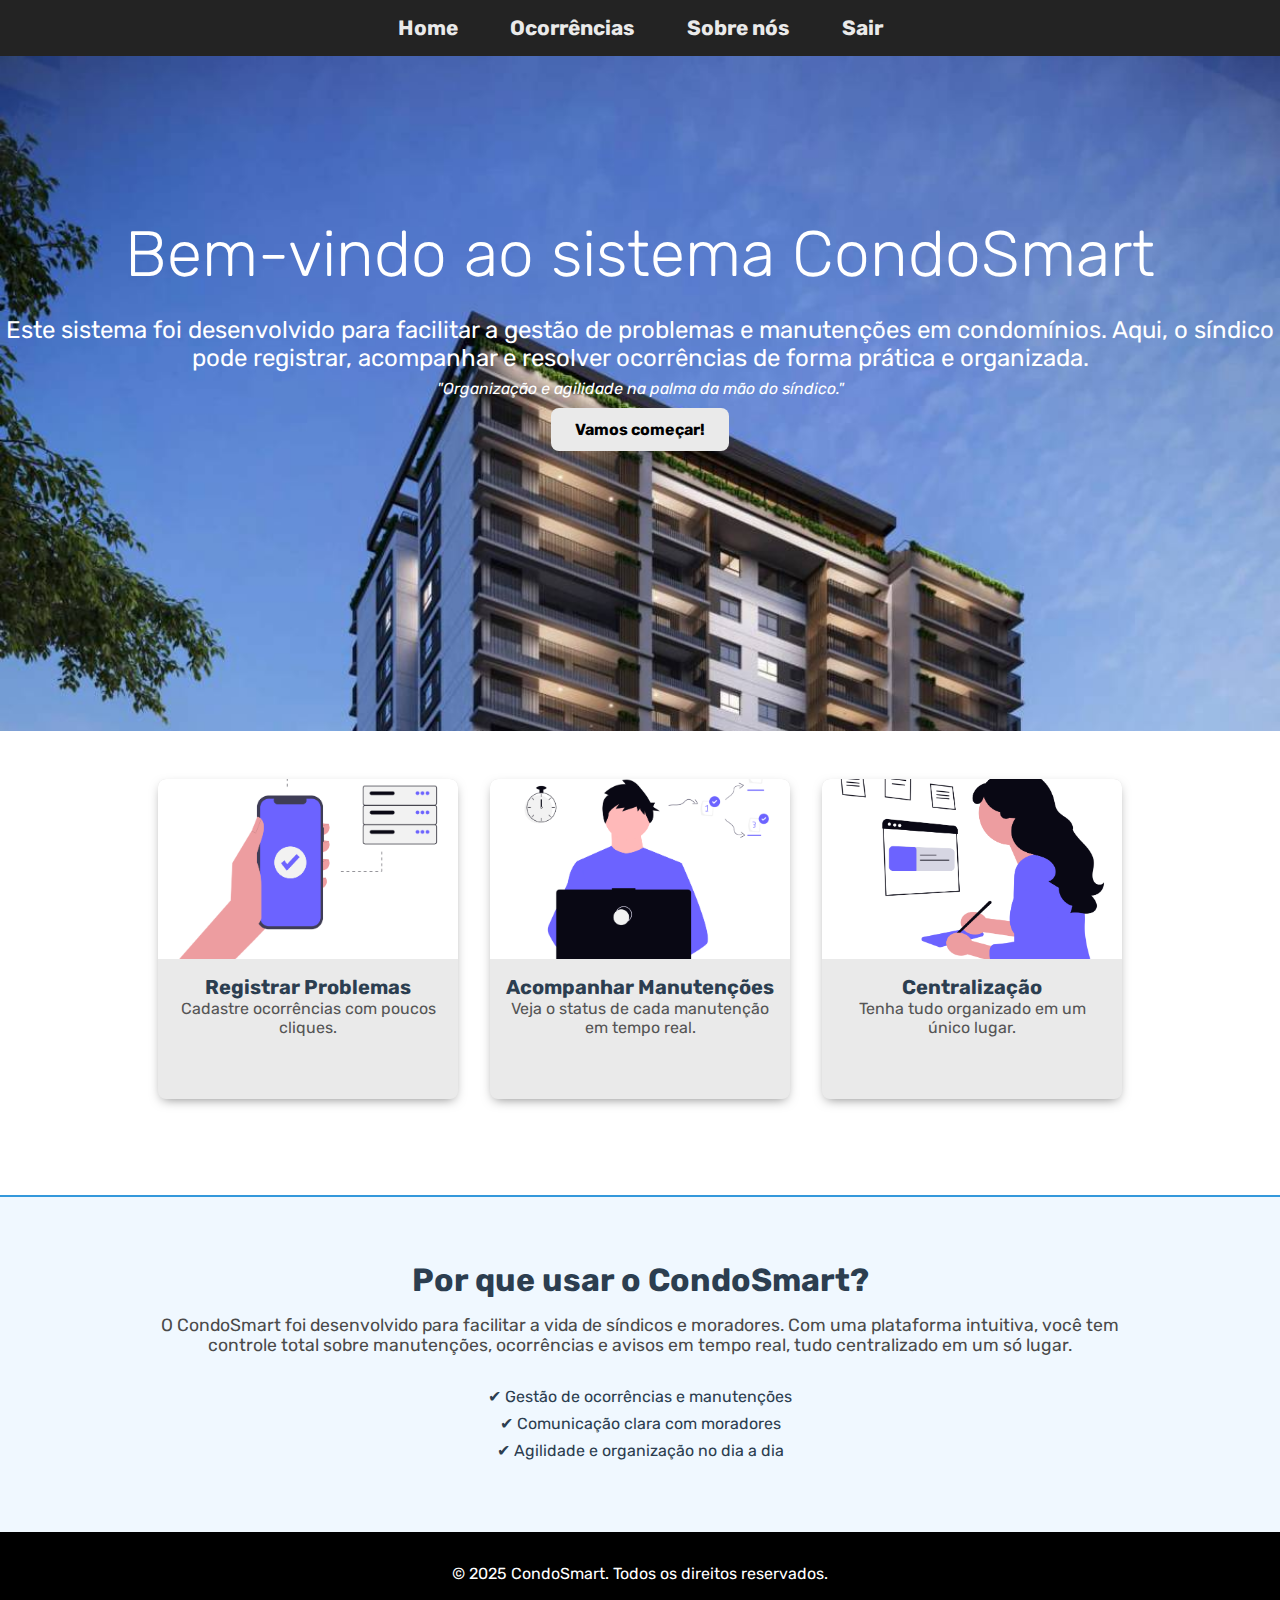
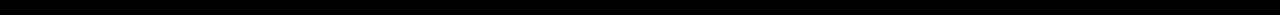
<file: CondoSmartNovo/index.html>
<!DOCTYPE html>
<html lang="en">
  <head>
    <meta charset="UTF-8" />
    <meta name="viewport" content="width=device-width, initial-scale=1.0" />
    <link rel="stylesheet" href="./style.css" />
    <link rel="preconnect" href="https://fonts.googleapis.com" />
    <link rel="preconnect" href="https://fonts.gstatic.com" crossorigin />
    <link
      href="https://fonts.googleapis.com/css2?family=Rubik:ital,wght@0,300..900;1,300..900&display=swap"
      rel="stylesheet"
    />

    <title>CondoSmart</title>
  </head>
  <body>
    <header>
      <nav>
        <ul>
          <li><a href="./index.html">Home</a></li>
          <li><a href="./ocorrencia.html">Ocorrências</a></li>
          <li><a href="./sobre.html">Sobre nós</a></li>
          <li><a href="">Sair</a></li>
        </ul>
      </nav>
    </header>
    <main>
      <section id="">
        <div class="hero">
          <h1>Bem-vindo ao sistema CondoSmart</h1>
          <p>
            Este sistema foi desenvolvido para facilitar a gestão de problemas e
            manutenções em condomínios. Aqui, o síndico pode registrar,
            acompanhar e resolver ocorrências de forma prática e organizada.
            <br />
            <i>"Organização e agilidade na palma da mão do síndico."</i>
          </p>

          <a href="./ocorrencia.html" class="cadastro-btn">Vamos começar!</a>
        </div>
      </section>
      <section class="card">
        <ul class="card-inicio">
          <li class="card-item">
            <img
              src="./img/registrar-problemas.png"
              alt="Registrar Problemas"
            />
            <h3>Registrar Problemas</h3>
            <p>Cadastre ocorrências com poucos cliques.</p>
          </li>
          <li class="card-item">
            <img src="./img/acompanhar.png" alt="Acompanhar Manutenções" />
            <h3>Acompanhar Manutenções</h3>
            <p>Veja o status de cada manutenção em tempo real.</p>
          </li>
          <li class="card-item">
            <img src="./img/centralizar.png" alt="Centralização" />
            <h3>Centralização</h3>
            <p>Tenha tudo organizado em um único lugar.</p>
          </li>
        </ul>
      </section>
      <section class="sessao-extra">
        <div class="sessao-conteudo">
          <h2>Por que usar o CondoSmart?</h2>
          <p>
            O CondoSmart foi desenvolvido para facilitar a vida de síndicos e
            moradores. Com uma plataforma intuitiva, você tem controle total
            sobre manutenções, ocorrências e avisos em tempo real, tudo
            centralizado em um só lugar.
          </p>
          <ul class="beneficios">
            <li>✔ Gestão de ocorrências e manutenções</li>
            <li>✔ Comunicação clara com moradores</li>
            <li>✔ Agilidade e organização no dia a dia</li>
          </ul>
        </div>
      </section>
      <footer>
        <p>© 2025 CondoSmart. Todos os direitos reservados.</p>
      </footer>
    </main>
  </body>
</html>
</file>
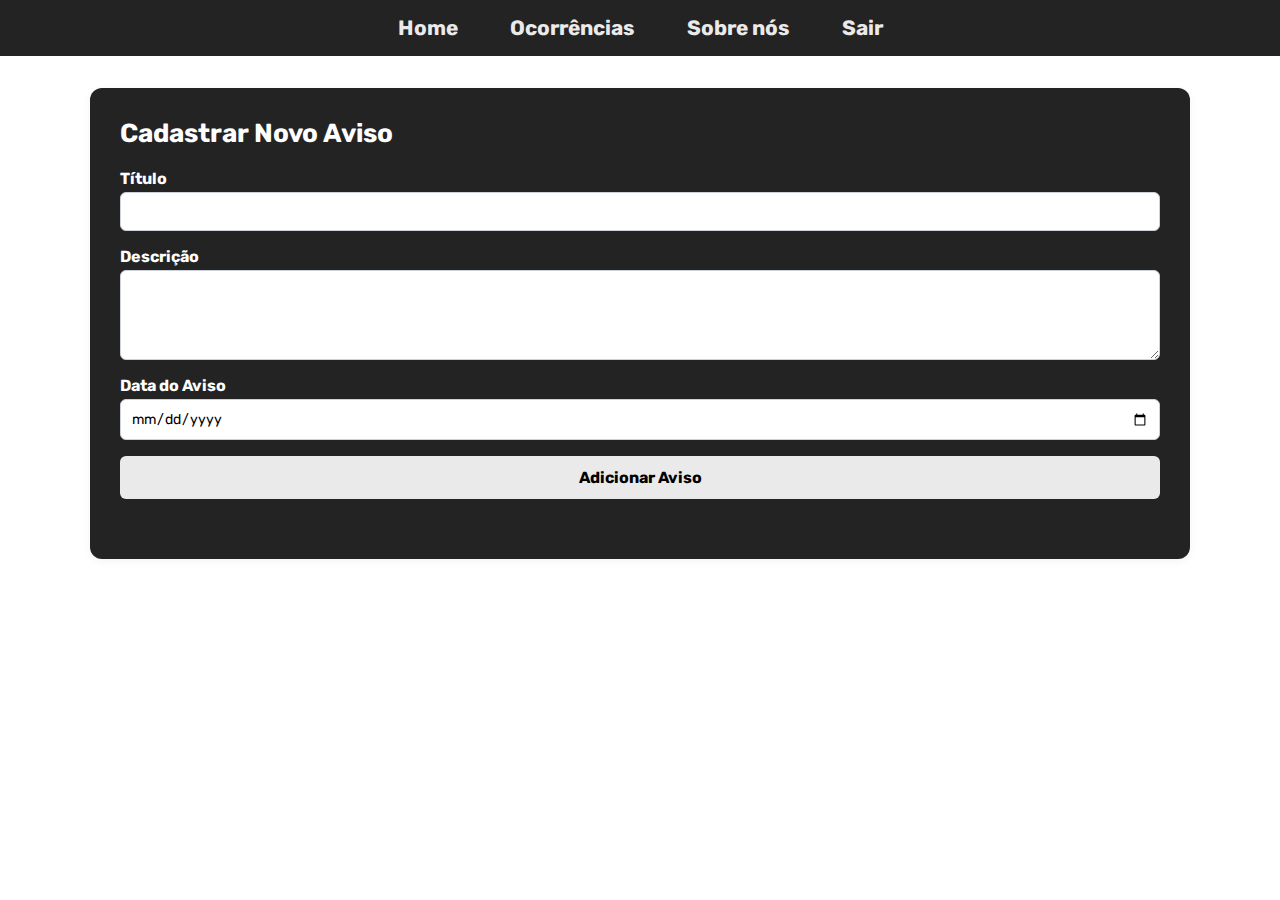
<file: CondoSmartNovo/avisos.html>
<!DOCTYPE html>
<html lang="en">
  <head>
    <meta charset="UTF-8" />
    <meta name="viewport" content="width=device-width, initial-scale=1.0" />
    <link rel="stylesheet" href="./style.css" />
    <link rel="preconnect" href="https://fonts.googleapis.com" />
    <link rel="preconnect" href="https://fonts.gstatic.com" crossorigin />
    <link
      href="https://fonts.googleapis.com/css2?family=Rubik:ital,wght@0,300..900;1,300..900&display=swap"
      rel="stylesheet"
    />
    <title>Document</title>
  </head>
  <body>
    <header>
      <nav>
        <ul>
          <li><a href="./index.html">Home</a></li>
          <li><a href="./ocorrencia.html">Ocorrências</a></li>
          <li><a href="./sobre.html">Sobre nós</a></li>
          <li><a href="">Sair</a></li>
        </ul>
      </nav>
    </header>
      <main>
        <section>
           <div class="container-avisos">
    <h2 class="titulo-avisos">Cadastrar Novo Aviso</h2>

    <form id="form-aviso" class="form-aviso">
      <div class="campo-form">
        <label for="titulo" class="label-form">Título</label>
        <input type="text" id="titulo" class="input-aviso" required />
      </div>
      <div class="campo-form">
        <label for="descricao" class="label-form">Descrição</label>
        <textarea id="descricao" class="input-aviso" rows="4" required></textarea>
      </div>
      <div class="campo-form">
        <label for="data" class="label-form">Data do Aviso</label>
        <input type="date" id="data" class="input-aviso" required />
      </div>
      <button type="submit" class="btn-adicionar">Adicionar Aviso</button>
    </form>
        </section>
      </main>
    
  </body>
</html>
</file>
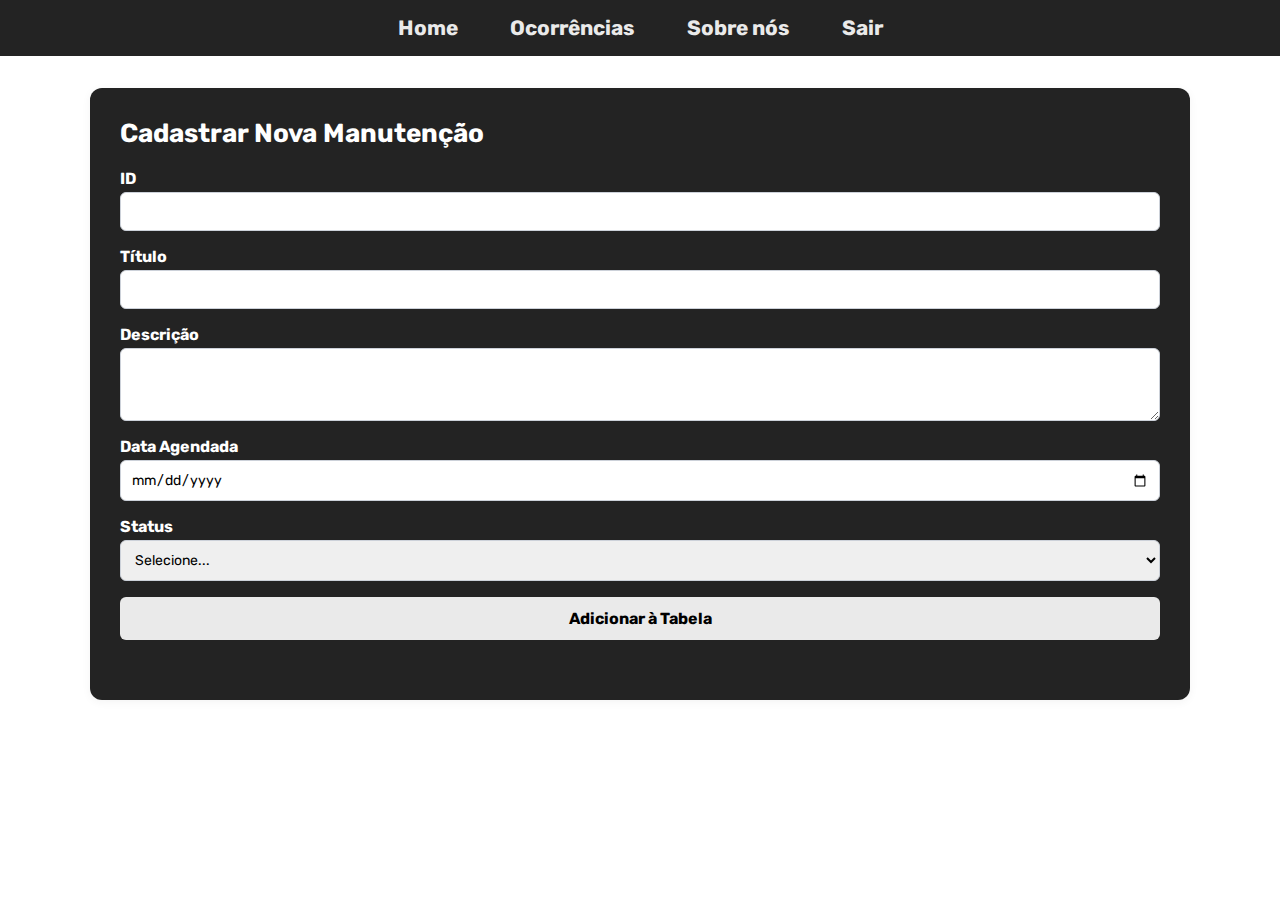
<file: CondoSmartNovo/cadastro.html>
<!DOCTYPE html>
<html lang="en">
  <head>
    <meta charset="UTF-8" />
    <meta name="viewport" content="width=device-width, initial-scale=1.0" />
    <link rel="stylesheet" href="./style.css" />
    <link rel="preconnect" href="https://fonts.googleapis.com" />
    <link rel="preconnect" href="https://fonts.gstatic.com" crossorigin />
    <link
      href="https://fonts.googleapis.com/css2?family=Rubik:ital,wght@0,300..900;1,300..900&display=swap"
      rel="stylesheet"
    />
    <title>Document</title>
  </head>
  <body>
    <header>
      <nav>
        <ul>
          <li><a href="./index.html">Home</a></li>
          <li><a href="./ocorrencia.html">Ocorrências</a></li>
          <li><a href="./sobre.html">Sobre nós</a></li>
          <li><a href="">Sair</a></li>
        </ul>
      </nav>
    </header>
    <main>
 <div class="container-manutencao">
    <h2 class="titulo-manutencao">Cadastrar Nova Manutenção</h2>

    <form id="form-manutencao" class="form-manutencao">
      <div class="campo-form">
        <label for="id" class="label-form">ID</label>
        <input type="text" id="id" class="input-manutencao" required>
      </div>
      <div class="campo-form">
        <label for="titulo" class="label-form">Título</label>
        <input type="text" id="titulo" class="input-manutencao" required>
      </div>
      <div class="campo-form">
        <label for="descricao" class="label-form">Descrição</label>
        <textarea id="descricao" class="input-manutencao" rows="3" required></textarea>
      </div>
      <div class="campo-form">
        <label for="data" class="label-form">Data Agendada</label>
        <input type="date" id="data" class="input-manutencao" required>
      </div>
      <div class="campo-form">
        <label for="status" class="label-form">Status</label>
        <select id="status" class="input-manutencao" required>
          <option value="">Selecione...</option>
          <option value="pendente">Pendente</option>
          <option value="andamento">Andamento</option>
          <option value="concluido">Concluído</option>
        </select>
      </div>
   
      <button type="submit" class="btn-adicionar">Adicionar à Tabela</button>
    </form>
    </main>
     
  </body>
</html>
</file>
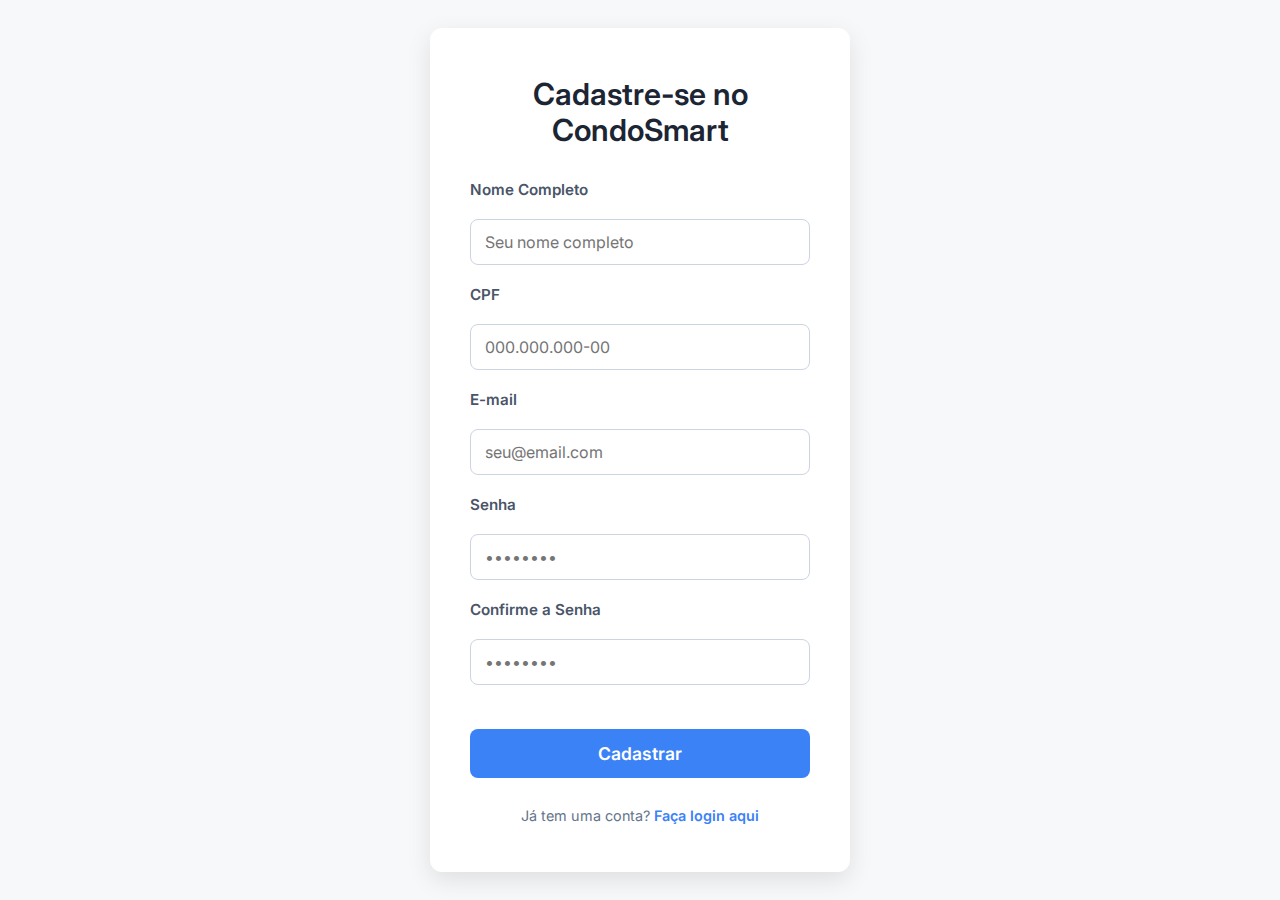
<file: CondoSmartNovo/cadastroUsuario.html>
<!DOCTYPE html>
<html lang="pt-BR">
  <head>
    <meta charset="UTF-8" />
    <meta name="viewport" content="width=device-width, initial-scale=1" />
    <title>Cadastro | CondoSmart</title>

    <link
      href="https://fonts.googleapis.com/css2?family=Inter:wght@400;600&display=swap"
      rel="stylesheet"
    />

    <style>
      * {
        margin: 0;
        padding: 0;
        box-sizing: border-box;
        font-family: "Inter", sans-serif;
      }

      body {
        height: 100vh;
        background: #f7f8fa;
        display: flex;
        justify-content: center;
        align-items: center;
        color: #222;
        padding: 1rem;
      }

      .cadastro-container {
        background: #fff;
        padding: 3rem 2.5rem;
        border-radius: 12px;
        box-shadow: 0 8px 24px rgba(0, 0, 0, 0.1);
        width: 100%;
        max-width: 420px;
      }

      h2 {
        font-weight: 600;
        font-size: 1.9rem;
        margin-bottom: 2rem;
        color: #1c2533;
        text-align: center;
      }

      form {
        display: flex;
        flex-direction: column;
        gap: 1.25rem;
      }

      label {
        font-weight: 600;
        font-size: 0.95rem;
        color: #4a5568;
      }

      input[type="text"],
      input[type="email"],
      input[type="password"] {
        padding: 12px 14px;
        border: 1.8px solid #cbd5e1;
        border-radius: 8px;
        font-size: 1rem;
        outline-offset: 2px;
        transition: border-color 0.3s ease;
      }

      input[type="text"]:focus,
      input[type="email"]:focus,
      input[type="password"]:focus {
        border-color: #3b82f6;
        box-shadow: 0 0 6px rgba(59, 130, 246, 0.4);
      }

      button {
        margin-top: 1.5rem;
        padding: 14px 0;
        border: none;
        border-radius: 8px;
        background-color: #3b82f6;
        color: white;
        font-weight: 600;
        font-size: 1.1rem;
        cursor: pointer;
        transition: background-color 0.25s ease;
      }

      button:hover {
        background-color: #2563eb;
      }

      .footer-text {
        margin-top: 1.8rem;
        text-align: center;
        font-size: 0.9rem;
        color: #64748b;
      }

      .footer-text a {
        color: #3b82f6;
        text-decoration: none;
        font-weight: 600;
      }

      .footer-text a:hover {
        text-decoration: underline;
      }

      @media (max-width: 450px) {
        .cadastro-container {
          padding: 2rem 1.5rem;
        }
      }
    </style>
  </head>
  <body>
    <div class="cadastro-container">
      <h2>Cadastre-se no CondoSmart</h2>
      <form action="/cadastro" method="post" autocomplete="off">
        <label for="nome">Nome Completo</label>
        <input
          type="text"
          id="nome"
          name="nome"
          placeholder="Seu nome completo"
          required
        />

        <label for="cpf">CPF</label>
        <input
          type="text"
          id="cpf"
          name="cpf"
          placeholder="000.000.000-00"
          required
        />

        <label for="email">E-mail</label>
        <input
          type="email"
          id="email"
          name="email"
          placeholder="seu@email.com"
          required
        />

        <label for="senha">Senha</label>
        <input
          type="password"
          id="senha"
          name="senha"
          placeholder="••••••••"
          required
        />

        <label for="confirma-senha">Confirme a Senha</label>
        <input
          type="password"
          id="confirma-senha"
          name="confirma-senha"
          placeholder="••••••••"
          required
        />

        <button type="submit">Cadastrar</button>
      </form>

      <p class="footer-text">
        Já tem uma conta? <a href="login.html">Faça login aqui</a>
      </p>
    </div>
  </body>
</html>
</file>
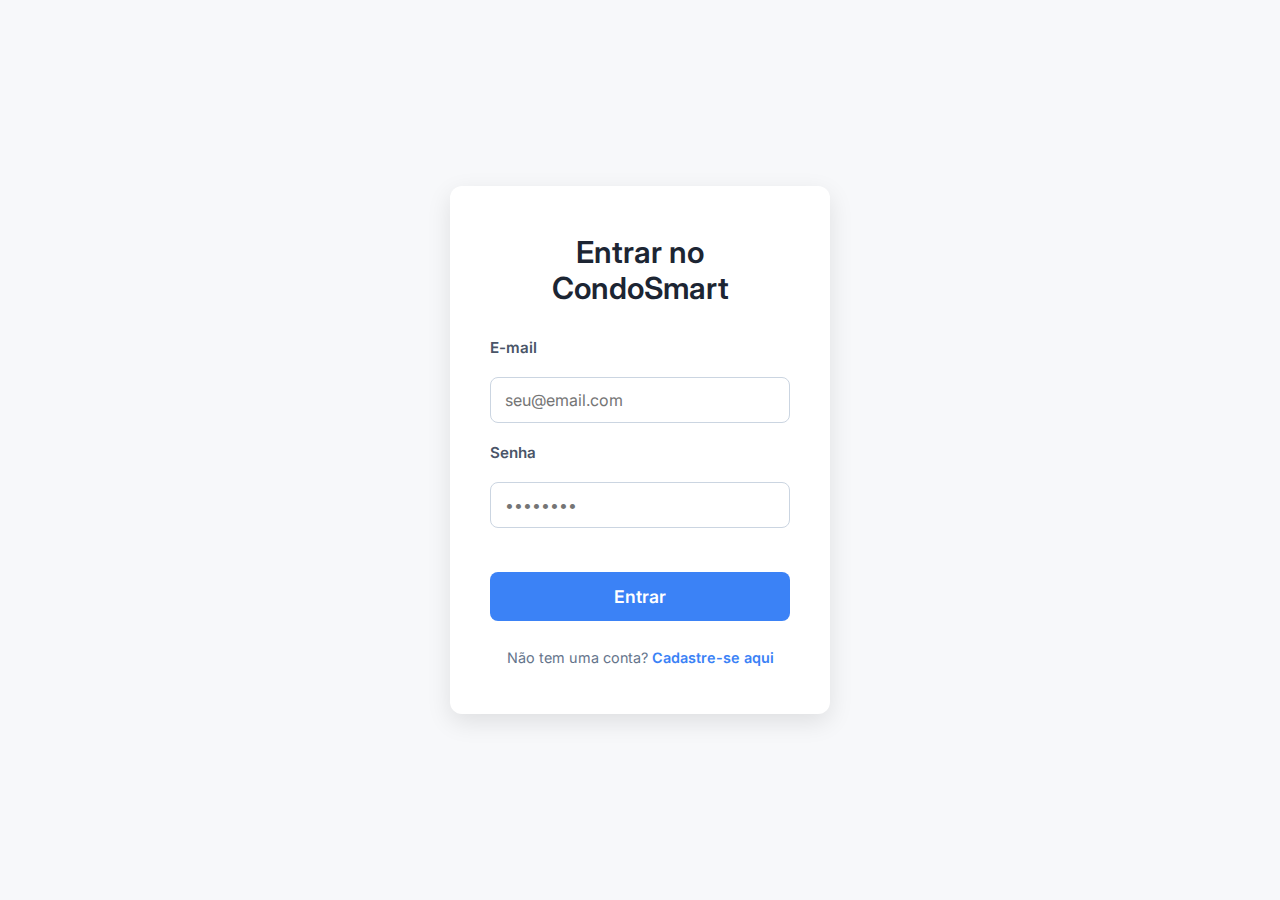
<file: CondoSmartNovo/login.html>
<!DOCTYPE html>
<html lang="pt-BR">
  <head>
    <meta charset="UTF-8" />
    <meta name="viewport" content="width=device-width, initial-scale=1" />
    <title>Login | CondoSmart</title>

    <link
      href="https://fonts.googleapis.com/css2?family=Inter:wght@400;600&display=swap"
      rel="stylesheet"
    />

    <style>
      * {
        margin: 0;
        padding: 0;
        box-sizing: border-box;
        font-family: "Inter", sans-serif;
      }

      body {
        height: 100vh;
        background: #f7f8fa;
        display: flex;
        justify-content: center;
        align-items: center;
        color: #222;
        padding: 1rem;
      }

      .login-container {
        background: #fff;
        padding: 3rem 2.5rem;
        border-radius: 12px;
        box-shadow: 0 8px 24px rgba(0, 0, 0, 0.1);
        width: 100%;
        max-width: 380px;
      }

      h2 {
        font-weight: 600;
        font-size: 1.9rem;
        margin-bottom: 2rem;
        color: #1c2533;
        text-align: center;
      }

      form {
        display: flex;
        flex-direction: column;
        gap: 1.25rem;
      }

      label {
        font-weight: 600;
        font-size: 0.95rem;
        color: #4a5568;
      }

      input[type="email"],
      input[type="password"] {
        padding: 12px 14px;
        border: 1.8px solid #cbd5e1;
        border-radius: 8px;
        font-size: 1rem;
        outline-offset: 2px;
        transition: border-color 0.3s ease;
      }

      input[type="email"]:focus,
      input[type="password"]:focus {
        border-color: #3b82f6;
        box-shadow: 0 0 6px rgba(59, 130, 246, 0.4);
      }

      button {
        margin-top: 1.5rem;
        padding: 14px 0;
        border: none;
        border-radius: 8px;
        background-color: #3b82f6;
        color: white;
        font-weight: 600;
        font-size: 1.1rem;
        cursor: pointer;
        transition: background-color 0.25s ease;
      }

      button:hover {
        background-color: #2563eb;
      }

      .footer-text {
        margin-top: 1.8rem;
        text-align: center;
        font-size: 0.9rem;
        color: #64748b;
      }

      .footer-text a {
        color: #3b82f6;
        text-decoration: none;
        font-weight: 600;
      }

      .footer-text a:hover {
        text-decoration: underline;
      }

      @media (max-width: 420px) {
        .login-container {
          padding: 2rem 1.5rem;
        }
      }
    </style>
  </head>
  <body>
    <div class="login-container">
      <h2>Entrar no CondoSmart</h2>
      <form action="/login" method="post" autocomplete="off">
        <label for="email">E-mail</label>
        <input
          type="email"
          id="email"
          name="email"
          placeholder="seu@email.com"
          required
        />

        <label for="senha">Senha</label>
        <input
          type="password"
          id="senha"
          name="senha"
          placeholder="••••••••"
          required
        />

        <button type="submit">Entrar</button>
      </form>

      <p class="footer-text">
        Não tem uma conta? <a href="./cadastroUsuario.html">Cadastre-se aqui</a>
      </p>
    </div>
  </body>
</html>
</file>
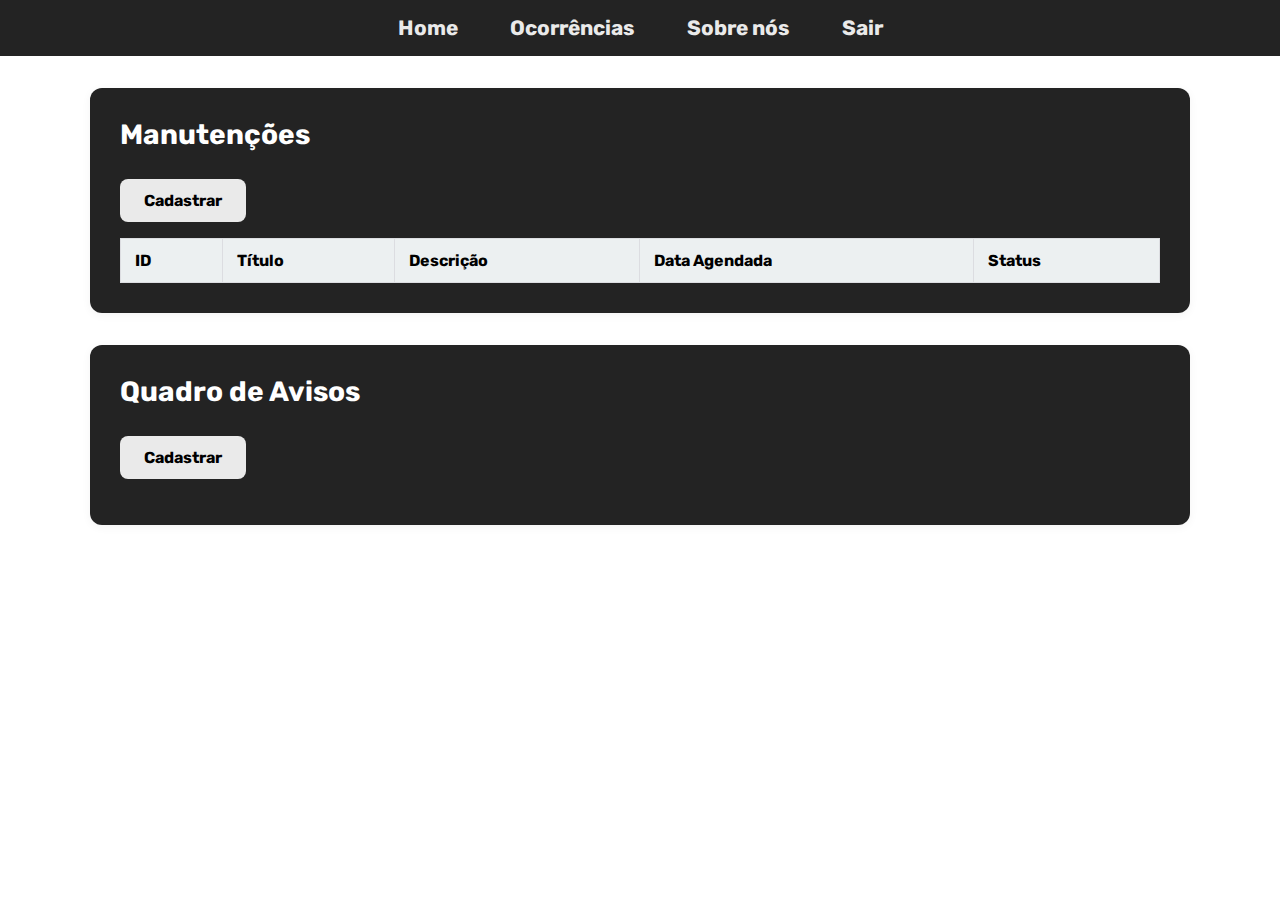
<file: CondoSmartNovo/ocorrencia.html>
<!DOCTYPE html>
<html lang="en">
  <head>
    <meta charset="UTF-8" />
    <meta name="viewport" content="width=device-width, initial-scale=1.0" />
    <link rel="stylesheet" href="./style.css" />
    <link rel="preconnect" href="https://fonts.googleapis.com" />
    <link rel="preconnect" href="https://fonts.gstatic.com" crossorigin />
    <link
      href="https://fonts.googleapis.com/css2?family=Rubik:ital,wght@0,300..900;1,300..900&display=swap"
      rel="stylesheet"
    />

    <title>Manutenção</title>
  </head>
  <body>
    <header>
      <nav>
        <ul>
          <li><a href="./index.html">Home</a></li>
          <li><a href="./ocorrencia.html">Ocorrências</a></li>
          <li><a href="./sobre.html">Sobre nós</a></li>
          <li><a href="">Sair</a></li>
        </ul>
      </nav>
    </header>
    <main>
      <section>
        <div class="container">
          <h1 class="titulo">Manutenções</h1>

          <table class="tabela-manutencoes" id="tabela-manutencoes">
            <thead>
              <tr>
                <th class="col-id">ID</th>
                <th class="col-titulo">Título</th>
                <th class="col-descricao">Descrição</th>
                <th class="col-data">Data Agendada</th>
                <th class="col-status">Status</th>
              </tr>
            </thead>
            <a class="cadastro-btn" href="./cadastro.html">Cadastrar</a>
            <tbody>
              <!-- As manutenções serão adicionadas aqui via JavaScript -->
            </tbody>
          </table>
        </div>
      </section>
      <section>
        <div class="container">
          <h1 class="titulo">Quadro de Avisos</h1>
          <a class="cadastro-btn" href="./avisos.html">Cadastrar</a>
          <div id="quadro-avisos" class="quadro-avisos">
            <!-- Avisos serão inseridos aqui -->
          </div>
        </div>
      </section>
    </main>
  </body>
</html>
</file>
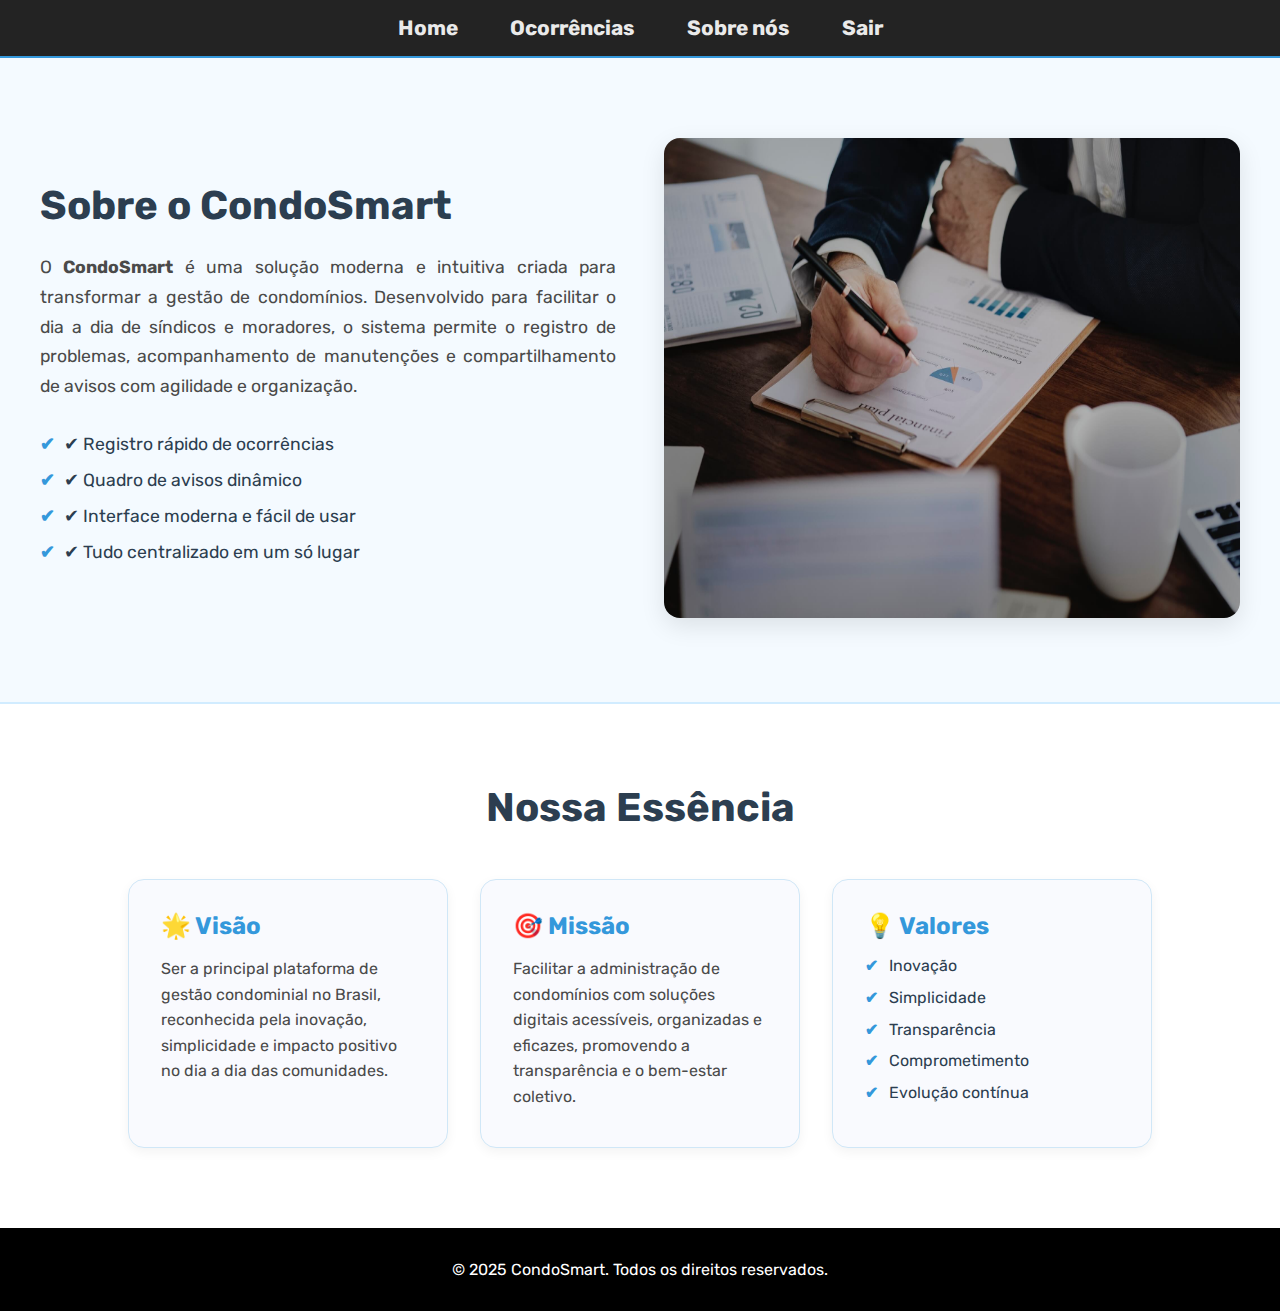
<file: CondoSmartNovo/sobre.html>
<!DOCTYPE html>
<html lang="en">
  <head>
    <meta charset="UTF-8" />
    <meta name="viewport" content="width=device-width, initial-scale=1.0" />
    <link rel="stylesheet" href="./style.css" />
    <link rel="preconnect" href="https://fonts.googleapis.com" />
    <link rel="preconnect" href="https://fonts.gstatic.com" crossorigin />
    <link
      href="https://fonts.googleapis.com/css2?family=Rubik:ital,wght@0,300..900;1,300..900&display=swap"
      rel="stylesheet"
    />

    <title>CondoSmart</title>
  </head>
  <body>
    <header>
      <nav>
        <ul>
          <li><a href="./index.html">Home</a></li>
          <li><a href="./ocorrencia.html">Ocorrências</a></li>
          <li><a href="#about">Sobre nós</a></li>
          <li><a href="">Sair</a></li>
        </ul>
      </nav>
    </header>
    <section class="sobre-nos" id="sobre-nos">
      <div class="sobre-container">
        <div class="sobre-texto">
          <h2>Sobre o CondoSmart</h2>
          <p>
            O <strong>CondoSmart</strong> é uma solução moderna e intuitiva
            criada para transformar a gestão de condomínios. Desenvolvido para
            facilitar o dia a dia de síndicos e moradores, o sistema permite o
            registro de problemas, acompanhamento de manutenções e
            compartilhamento de avisos com agilidade e organização.
          </p>
          <ul class="diferenciais-lista">
            <li>✔ Registro rápido de ocorrências</li>
            <li>✔ Quadro de avisos dinâmico</li>
            <li>✔ Interface moderna e fácil de usar</li>
            <li>✔ Tudo centralizado em um só lugar</li>
          </ul>
        </div>
        <div class="sobre-img">
          <img
            src="./img/condosmart-ilustracao.png"
            alt="Ilustração do CondoSmart"
          />
        </div>
      </div>
    </section>
    <section class="nossa-essencia">
      <div class="essencia-container">
        <h2>Nossa Essência</h2>

        <div class="blocos-essencia">
          <div class="bloco">
            <h3>🌟 Visão</h3>
            <p>
              Ser a principal plataforma de gestão condominial no Brasil,
              reconhecida pela inovação, simplicidade e impacto positivo no dia
              a dia das comunidades.
            </p>
          </div>

          <div class="bloco">
            <h3>🎯 Missão</h3>
            <p>
              Facilitar a administração de condomínios com soluções digitais
              acessíveis, organizadas e eficazes, promovendo a transparência e o
              bem-estar coletivo.
            </p>
          </div>

          <div class="bloco">
            <h3>💡 Valores</h3>
            <ul>
              <li>Inovação</li>
              <li>Simplicidade</li>
              <li>Transparência</li>
              <li>Comprometimento</li>
              <li>Evolução contínua</li>
            </ul>
          </div>
        </div>
      </div>
    </section>
    <footer>
      <p>© 2025 CondoSmart. Todos os direitos reservados.</p>
    </footer>
  </body>
</html>
</file>
<file: CondoSmartNovo/style.css>
* {
  box-sizing: border-box;
  margin: 0;
  padding: 0;
  font-family: "Rubik", sans-serif;
}

a {
  color: #fff;
}
header {
  background-color: #232323;
  padding: 1rem 0;
}
nav ul {
  list-style: none;
  text-align: center;
}
nav li {
  display: inline;
  margin: 0 1.5rem;
}

nav a {
  text-decoration: none;
  font-weight: 700;
  font-size: 1.3rem;
  color: #eaeaea;
}
nav ul li a:hover {
  background-color: #333;
  color: white;
  border-radius: 4px;
}

.hero {
  background-image: url("./img/predio-hero.jpg");
  background-size: cover;
  color: #fff;
  min-height: 75vh;
  padding: 10rem 0;
  text-align: center;
}

.hero h1 {
  font-size: 4rem;
  font-weight: 100;
}

.hero p {
  font-size: 1.5rem;
  margin-top: 1.5rem;
}

.hero i {
  font-size: 1rem;
  margin-top: 1.5rem;
}

.cta-button {
  background-color: #eaeaea;
  border-radius: 0.5rem;
  color: #000;
  display: inline-block;
  font-weight: 700;
  font-size: 1.25rem;
  margin-top: 1.5rem;
  padding: 0.75rem 1.5rem;
  text-decoration: none;
}
.cta-button :hover {
  color: #0b2eca;
}
.card-inicio {
  display: flex;
  justify-content: center;
  flex-wrap: wrap;
  gap: 2rem;
  padding: 3rem;
  margin: 0;
  list-style: none;
}

.card-item {
  background-color: #eaeaea;
  border-radius: 0.5rem;
  box-shadow: 0 4px 12px -4px rgba(0, 0, 0, 0.5);
  width: 300px;
  height: 20rem;
  overflow: hidden;
  transition: transform 0.3s ease, box-shadow 0.3s ease;
  display: flex;
  flex-direction: column;
  align-items: center;
  text-align: center;
}

.card-item:hover {
  transform: translateY(-8px);
  box-shadow: 0 8px 20px rgba(0, 0, 0, 0.3);
  background-color: #dcefff;
}

.card-item img {
  width: 100%;
  height: 180px;
  object-fit: cover;
  border-top-left-radius: 0.5rem;
  border-top-right-radius: 0.5rem;
}

.card-item h3 {
  font-size: 1.25rem;
  margin-top: 1rem;
  color: #2c3e50;
}

.card-item p {
  font-size: 1rem;
  padding: 0 1rem 1.5rem;
  color: #555;
}

footer {
  background-color: #000;
  color: #fff;
  padding: 2rem;
  text-align: center;
}
.container {
  max-width: 1100px;
  margin: 2rem auto;
  background: #232323;
  padding: 30px;
  border-radius: 12px;
  box-shadow: 0 2px 10px rgba(0, 0, 0, 0.05);
}

.titulo {
  font-size: 28px;
  font-weight: bold;
  color: #fff;
  margin-bottom: 20px;
}

.tabela-manutencoes {
  width: 100%;
  border-collapse: collapse;
}

.tabela-manutencoes thead {
  background-color: #ecf0f1;
}

.tabela-manutencoes th,
.tabela-manutencoes td {
  padding: 12px 14px;
  text-align: left;
  border: 1px solid #dcdde1;
}

.tabela-manutencoes tbody tr:nth-child(even) {
  background-color: #f9fbfc;
}

.status {
  font-weight: bold;
  padding: 6px 10px;
  border-radius: 4px;
  display: inline-block;
}

.status-pendente {
  background-color: #fdecea;
  color: #c0392b;
}

.status-andamento {
  background-color: #fff3cd;
  color: #f39c12;
}

.status-concluido {
  background-color: #eafaf1;
  color: #27ae60;
}
.cadastro-btn {
  background-color: #eaeaea;
  border-radius: 0.5rem;
  color: #000;
  display: inline-block;
  font-weight: 700;
  font-size: 1rem;
  margin-top: 0.5rem;
  margin-bottom: 1rem;
  padding: 0.75rem 1.5rem;
  text-decoration: none;
}
.cadastro-btn:hover {
  background-color: #2980b9;
}
.container-manutencao {
  max-width: 1100px;
  margin: 0 auto;
  background: #232323;
  padding: 30px;
  border-radius: 12px;
  box-shadow: 0 2px 10px rgba(0, 0, 0, 0.05);
  margin-top: 2rem;
}

/* Título */
.titulo-manutencao {
  font-size: 26px;
  font-weight: bold;
  color: #fff;
  margin-bottom: 20px;
}

/* Formulário */
.form-manutencao {
  display: grid;
  gap: 16px;
  margin-bottom: 30px;
}

.campo-form {
  display: flex;
  flex-direction: column;
}

.label-form {
  font-weight: bold;
  color: #fff;
  margin-bottom: 4px;
}

.input-manutencao {
  padding: 10px;
  font-size: 14px;
  border: 1px solid #ccd1d9;
  border-radius: 6px;
}

/* Botão */
.btn-adicionar {
  background-color: #eaeaea;
  color: #000;
  border: none;
  padding: 12px 20px;
  font-size: 16px;
  border-radius: 6px;
  cursor: pointer;
  transition: background-color 0.3s ease;
  font-weight: 700;
  font-size: 1rem;
}

.btn-adicionar:hover {
  background-color: #2980b9;
}

/* Tabela */
.table-manutencao {
  width: 100%;
  border-collapse: collapse;
  margin-top: 20px;
}

.row-header {
  background-color: #ecf0f1;
}

.cell-header,
.cell-manutencao {
  padding: 12px;
  border: 1px solid #dcdde1;
  text-align: left;
}

.row-manutencao:nth-child(even) {
  background-color: #f9fbfc;
}

.status-manutencao {
  font-weight: bold;
  padding: 6px 10px;
  border-radius: 4px;
  display: inline-block;
  font-size: 14px;
}

.status-pendente {
  background-color: #fdecea;
  color: #c0392b;
}

.status-andamento {
  background-color: #fff3cd;
  color: #f39c12;
}

.status-concluido {
  background-color: #eafaf1;
  color: #27ae60;
}

.container-avisos {
  max-width: 1100px;
  margin: 0 auto;
  background: #232323;
  padding: 30px;
  border-radius: 12px;
  box-shadow: 0 2px 10px rgba(0, 0, 0, 0.05);
  margin-top: 2rem;
}

.titulo-avisos {
  font-size: 26px;
  font-weight: bold;
  color: #fff;
  margin-bottom: 20px;
}

.form-aviso {
  display: grid;
  gap: 16px;
  margin-bottom: 30px;
}

.campo-form {
  display: flex;
  flex-direction: column;
}

.label-form {
  font-weight: bold;
  color: #fff;
  margin-bottom: 4px;
}

.input-aviso {
  padding: 10px;
  font-size: 14px;
  border: 1px solid #ccd1d9;
  border-radius: 6px;
}

.btn-adicionar {
  background-color: #eaeaea;
  color: #000;
  border: none;
  padding: 12px 20px;
  font-size: 16px;
  border-radius: 6px;
  cursor: pointer;
  transition: background-color 0.3s ease;
  font-weight: 700;
  font-size: 1rem;
}

.btn-adicionar:hover {
  background-color: #2980b9;
}

.quadro-avisos {
  display: grid;
  gap: 20px;
  grid-template-columns: repeat(auto-fill, minmax(280px, 1fr));
}

.card-aviso {
  background-color: #eaf4fb;
  padding: 18px 20px;
  border-radius: 10px;
  box-shadow: 0 1px 6px rgba(0, 0, 0, 0.1);
  border-left: 6px solid #3498db;
  display: flex;
  flex-direction: column;
  justify-content: space-between;
}

.card-titulo {
  font-size: 20px;
  font-weight: 700;
  margin-bottom: 10px;
  color: #2c3e50;
}

.card-descricao {
  font-size: 14px;
  color: #4a4a4a;
  flex-grow: 1;
  margin-bottom: 12px;
}

.card-data {
  font-size: 13px;
  color: #7f8c8d;
  align-self: flex-end;
  font-style: italic;
}

.sessao-extra {
  background-color: #f0f8ff;
  padding: 4rem 2rem;
  margin-top: 3rem;
  border-top: 2px solid #3498db;
}

.sessao-conteudo {
  max-width: 1000px;
  margin: 0 auto;
  text-align: center;
}

.sessao-conteudo h2 {
  font-size: 2rem;
  color: #2c3e50;
  margin-bottom: 1rem;
}

.sessao-conteudo p {
  font-size: 1.1rem;
  color: #4a4a4a;
  margin-bottom: 2rem;
}

.beneficios {
  list-style: none;
  padding: 0;
  margin: 0;
}

.beneficios li {
  font-size: 1rem;
  color: #2c3e50;
  margin: 0.5rem 0;
}
.sobre-nos {
  background-color: #f4faff;
  padding: 5rem 2rem;
  border-top: 2px solid #3498db;
}

.sobre-container {
  display: flex;
  flex-direction: row;
  align-items: center;
  justify-content: space-between;
  max-width: 1200px;
  margin: 0 auto;
  gap: 3rem;
  flex-wrap: wrap;
}

.sobre-texto {
  flex: 1;
  min-width: 300px;
}

.sobre-texto h2 {
  font-size: 2.5rem;
  color: #2c3e50;
  margin-bottom: 1.5rem;
}

.sobre-texto p {
  font-size: 1.1rem;
  color: #4a4a4a;
  line-height: 1.7;
  margin-bottom: 2rem;
  text-align: justify;
}

.diferenciais-lista {
  list-style: none;
  padding-left: 0;
}

.diferenciais-lista li {
  font-size: 1.1rem;
  color: #2c3e50;
  margin-bottom: 1rem;
  position: relative;
  padding-left: 1.5rem;
}

.diferenciais-lista li::before {
  content: "✔";
  position: absolute;
  left: 0;
  color: #3498db;
  font-weight: bold;
}

.sobre-img {
  flex: 1;
  min-width: 300px;
  text-align: center;
}

.sobre-img img {
  max-width: 100%;
  height: 30rem;
  border-radius: 1rem;
  box-shadow: 0 8px 24px rgba(0, 0, 0, 0.1);
  transition: transform 0.4s ease;
}

.sobre-img img:hover {
  transform: scale(1.03);
}
.nossa-essencia {
  background-color: #ffffff;
  padding: 5rem 2rem;
  border-top: 2px solid #d1ecff;
}

.essencia-container {
  max-width: 1200px;
  margin: 0 auto;
  text-align: center;
}

.nossa-essencia h2 {
  font-size: 2.5rem;
  color: #2c3e50;
  margin-bottom: 3rem;
}

.blocos-essencia {
  display: flex;
  flex-wrap: wrap;
  gap: 2rem;
  justify-content: center;
}

.bloco {
  background-color: #f9fafe;
  border: 1px solid #d0e7f7;
  border-radius: 1rem;
  padding: 2rem;
  width: 320px;
  box-shadow: 0 4px 12px rgba(0, 0, 0, 0.05);
  transition: transform 0.3s ease, box-shadow 0.3s ease;
  text-align: left;
}

.bloco:hover {
  transform: translateY(-6px);
  box-shadow: 0 12px 24px rgba(0, 0, 0, 0.1);
}

.bloco h3 {
  font-size: 1.5rem;
  color: #3498db;
  margin-bottom: 1rem;
}

.bloco p {
  font-size: 1rem;
  color: #4a4a4a;
  line-height: 1.6;
}

.bloco ul {
  list-style: none;
  padding-left: 0;
}

.bloco ul li {
  margin-bottom: 0.8rem;
  font-size: 1rem;
  position: relative;
  padding-left: 1.5rem;
  color: #2c3e50;
}

.bloco ul li::before {
  content: "✔";
  position: absolute;
  left: 0;
  color: #3498db;
  font-weight: bold;
}
</file>
